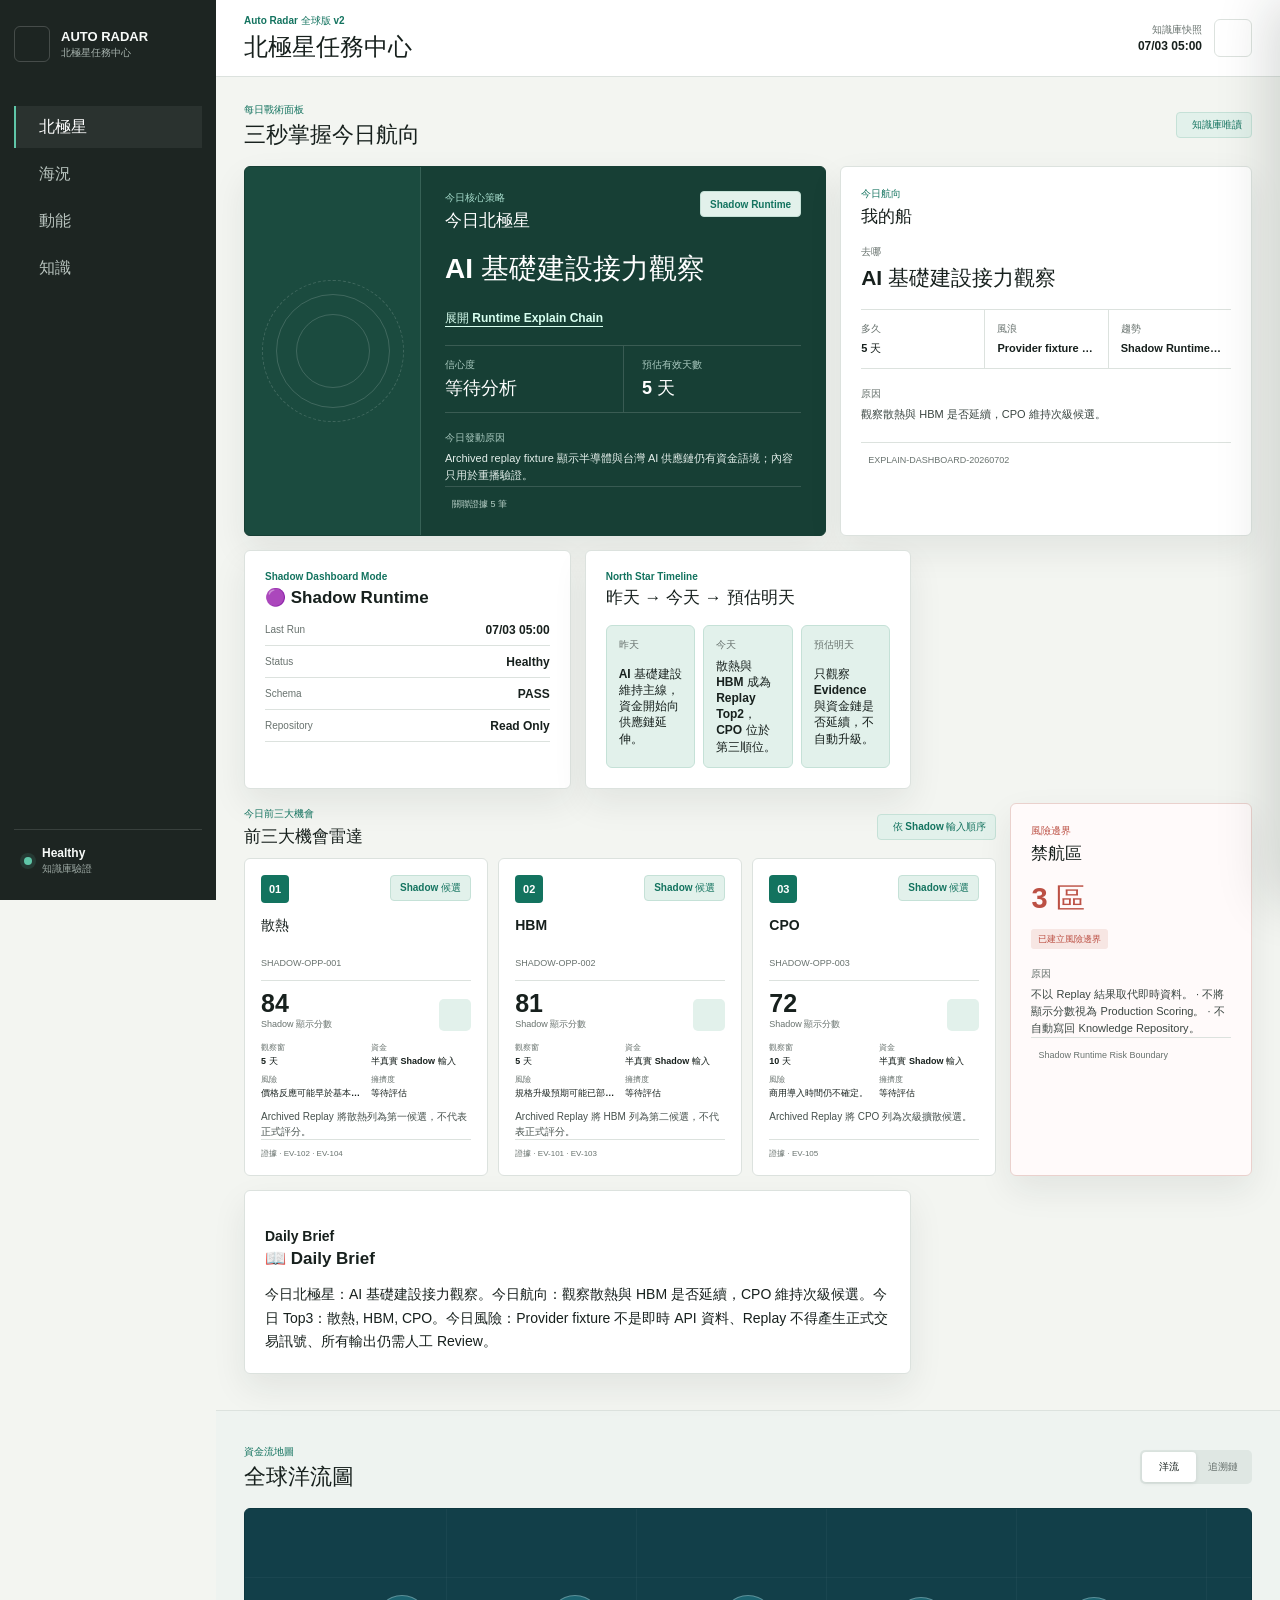
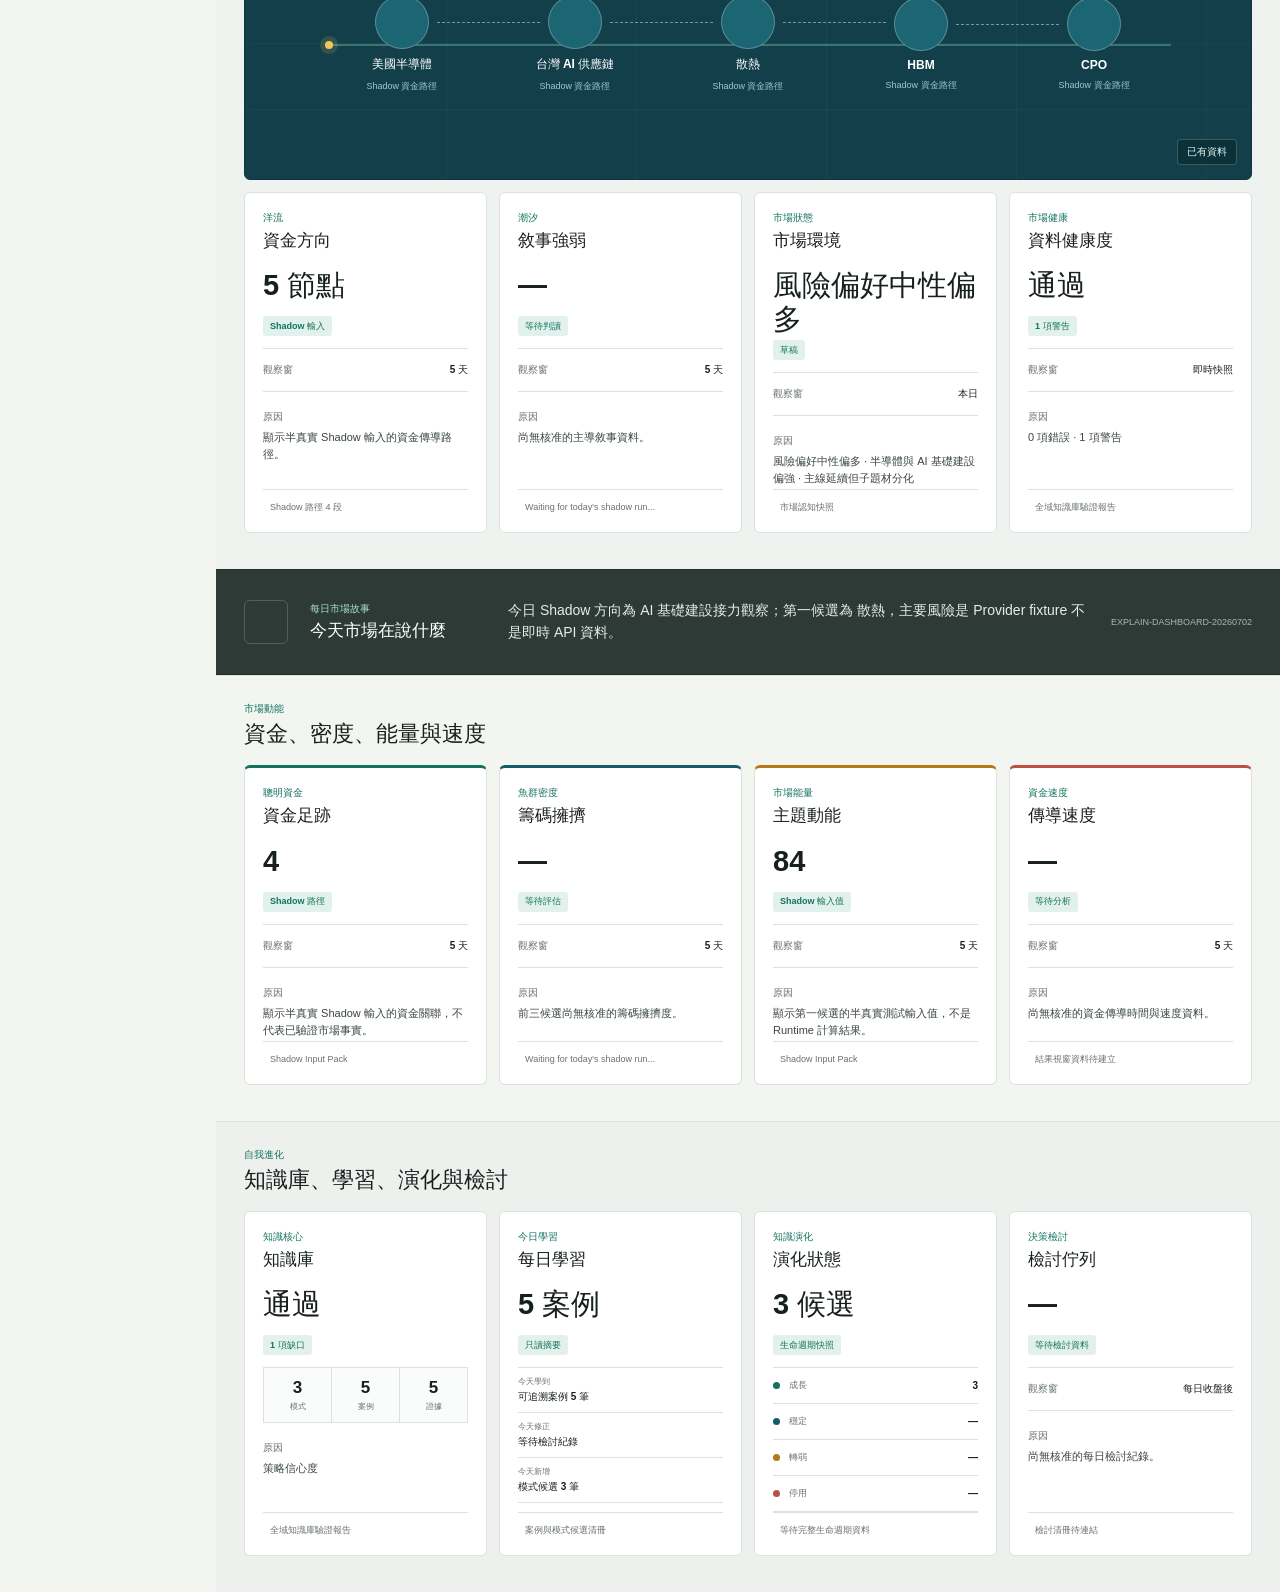
<file: Runtime/Artifacts/Replays/2026-07-02/Dashboard/index.html>
<!doctype html>
<html lang="zh-Hant">
<head>
  <meta charset="utf-8">
  <meta name="viewport" content="width=device-width, initial-scale=1">
  <meta name="color-scheme" content="light">
  <title>Auto Radar · 北極星任務中心</title>
  <link rel="preconnect" href="https://unpkg.com">
  <link rel="stylesheet" href="styles.css?v=e120">
</head>
<body>
  <div class="app-shell">
    <aside class="sidebar" aria-label="主要導覽">
      <a class="brand" href="#north-star" aria-label="Auto Radar 北極星首頁">
        <span class="brand-mark" aria-hidden="true"><i data-lucide="radar"></i></span>
        <span class="brand-copy">
          <strong>AUTO RADAR</strong>
          <small>北極星任務中心</small>
        </span>
      </a>

      <nav class="nav-list">
        <a class="nav-item active" href="#north-star">
          <i data-lucide="star"></i><span>北極星</span>
        </a>
        <a class="nav-item" href="#ocean">
          <i data-lucide="waves"></i><span>海況</span>
        </a>
        <a class="nav-item" href="#money">
          <i data-lucide="activity"></i><span>動能</span>
        </a>
        <a class="nav-item" href="#knowledge">
          <i data-lucide="database"></i><span>知識</span>
        </a>
      </nav>

      <div class="sidebar-foot">
        <span class="live-dot" aria-hidden="true"></span>
        <div>
          <strong id="side-validation">檢查中</strong>
          <small>知識庫驗證</small>
        </div>
      </div>
    </aside>

    <div class="workspace">
      <header class="topbar">
        <div>
          <p class="eyebrow">Auto Radar 全球版 v2</p>
          <h1>北極星任務中心</h1>
        </div>
        <div class="topbar-actions">
          <div class="as-of">
            <span>知識庫快照</span>
            <strong id="snapshot-time">—</strong>
          </div>
          <button class="icon-button" id="refresh-button" type="button" title="重新整理畫面" aria-label="重新整理畫面">
            <i data-lucide="refresh-cw"></i>
          </button>
        </div>
      </header>

      <main>
        <section class="screen screen-north" id="north-star" aria-labelledby="north-title">
          <div class="screen-heading">
            <div>
              <p class="eyebrow">每日戰術面板</p>
              <h2 id="north-title">三秒掌握今日航向</h2>
            </div>
            <span class="read-only-badge"><i data-lucide="lock-keyhole"></i> 知識庫唯讀</span>
          </div>

          <div class="north-grid">
            <article class="hero-card" aria-labelledby="hero-title">
              <div class="hero-compass" aria-hidden="true">
                <span class="compass-orbit"></span>
                <i data-lucide="star"></i>
              </div>
              <div class="hero-content">
                <div class="card-header">
                  <div>
                    <p class="eyebrow light">今日核心策略</p>
                    <h3 id="hero-title">今日北極星</h3>
                  </div>
                  <span class="status-chip" id="north-status">—</span>
                </div>
                <strong class="hero-name" id="north-name">—</strong>
                <button class="link-button hero-explain-button" id="direction-explain-button" type="button">
                  展開 Runtime Explain Chain
                </button>
                <div class="hero-metrics">
                  <div>
                    <span>信心度</span>
                    <strong id="north-confidence">—</strong>
                  </div>
                  <div>
                    <span>預估有效天數</span>
                    <strong id="north-window">—</strong>
                  </div>
                </div>
                <div class="card-why">
                  <span>今日發動原因</span>
                  <p id="north-why">—</p>
                </div>
                <div class="card-evidence">
                  <i data-lucide="file-search"></i>
                  <span id="north-evidence">等待核准資料</span>
                </div>
              </div>
            </article>

            <article class="system-card captain-card" aria-labelledby="captain-title">
              <div class="card-header">
                <div>
                  <p class="eyebrow">今日航向</p>
                  <h3 id="captain-title">我的船</h3>
                </div>
                <i class="header-icon" data-lucide="ship-wheel"></i>
              </div>
              <div class="captain-route">
                <span>去哪</span>
                <strong id="captain-destination">—</strong>
              </div>
              <dl class="compact-metrics">
                <div><dt>多久</dt><dd id="captain-window">—</dd></div>
                <div><dt>風浪</dt><dd id="captain-risk">—</dd></div>
                <div><dt>趨勢</dt><dd id="captain-trend">等待判讀</dd></div>
              </dl>
              <div class="card-why">
                <span>原因</span>
                <p id="captain-why">—</p>
              </div>
              <div class="card-evidence">
                <i data-lucide="link-2"></i>
                <span id="captain-evidence">等待核准資料</span>
              </div>
            </article>

            <article class="system-card shadow-mode-card" aria-labelledby="shadow-mode-title">
              <div class="card-header">
                <div>
                  <p class="eyebrow">Shadow Dashboard Mode</p>
                  <h3 id="shadow-mode-title">🟣 Shadow Runtime</h3>
                </div>
                <i class="header-icon" data-lucide="radar"></i>
              </div>
              <dl class="shadow-mode-list">
                <div><dt>Last Run</dt><dd id="shadow-last-run">Waiting for today's shadow run...</dd></div>
                <div><dt>Status</dt><dd id="shadow-status">Waiting</dd></div>
                <div><dt>Schema</dt><dd id="shadow-schema">WAITING</dd></div>
                <div><dt>Repository</dt><dd id="shadow-repository">Read Only</dd></div>
              </dl>
            </article>

            <article class="system-card timeline-card" aria-labelledby="timeline-title">
              <div class="card-header">
                <div>
                  <p class="eyebrow">North Star Timeline</p>
                  <h3 id="timeline-title">昨天 → 今天 → 預估明天</h3>
                </div>
                <i class="header-icon" data-lucide="timeline"></i>
              </div>
              <div class="timeline-track">
                <div><span>昨天</span><strong id="timeline-yesterday">Waiting for today's shadow run...</strong></div>
                <div><span>今天</span><strong id="timeline-today">Waiting for today's shadow run...</strong></div>
                <div><span>預估明天</span><strong id="timeline-tomorrow">Waiting for today's shadow run...</strong></div>
              </div>
            </article>

            <section class="opportunity-panel" id="opportunities" aria-labelledby="opportunity-title">
              <div class="section-row">
                <div>
                  <p class="eyebrow">今日前三大機會</p>
                  <h3 id="opportunity-title">前三大機會雷達</h3>
                </div>
                <span class="section-note"><i data-lucide="list-filter"></i> 依 Shadow 輸入順序</span>
              </div>
              <div class="opportunity-grid" id="opportunity-list"></div>
            </section>

            <article class="system-card no-sail-card" aria-labelledby="avoid-title">
              <div class="card-header">
                <div>
                  <p class="eyebrow danger">風險邊界</p>
                  <h3 id="avoid-title">禁航區</h3>
                </div>
                <i class="header-icon danger-icon" data-lucide="circle-slash-2"></i>
              </div>
              <strong class="card-score danger-text" id="avoid-score">—</strong>
              <span class="card-trend" id="avoid-trend">等待風險清單</span>
              <div class="card-why">
                <span>原因</span>
                <p id="avoid-why">尚無核准的避免布局資料。</p>
              </div>
              <div class="card-evidence">
                <i data-lucide="shield-alert"></i>
                <span id="avoid-evidence">風險資料待建立</span>
              </div>
            </article>

            <article class="system-card daily-brief-card" aria-labelledby="daily-brief-title">
              <div class="card-header">
                <div>
                  <p class="eyebrow">Daily Brief</p>
                  <h3 id="daily-brief-title">📖 Daily Brief</h3>
                </div>
                <i class="header-icon" data-lucide="file-text"></i>
              </div>
              <p id="daily-brief">Waiting for today's shadow run...</p>
            </article>
          </div>
        </section>

        <section class="screen ocean-screen" id="ocean" aria-labelledby="ocean-title">
          <div class="screen-heading">
            <div>
              <p class="eyebrow">資金流地圖</p>
              <h2 id="ocean-title">全球洋流圖</h2>
            </div>
            <div class="segmented-control" aria-label="資金流檢視">
              <button class="segment active" type="button" data-flow-mode="capital">洋流</button>
              <button class="segment" type="button" data-flow-mode="trace">追溯鏈</button>
            </div>
          </div>

          <div class="ocean-map" id="flow-view" aria-label="全球資金洋流傳導">
            <div class="ocean-grid" aria-hidden="true"></div>
            <div class="route-line" aria-hidden="true"><span></span></div>
            <div class="ocean-route" id="ocean-route"></div>
            <div class="ocean-status" id="ocean-status">—</div>
          </div>

          <div class="metric-grid sea-grid">
            <article class="metric-card" data-card="current">
              <div class="card-header"><div><p class="eyebrow">洋流</p><h3>資金方向</h3></div><i class="header-icon" data-lucide="waves"></i></div>
              <strong class="card-score" id="current-score">—</strong>
              <span class="card-trend" id="current-trend">等待驗證</span>
              <dl class="card-meta"><div><dt>觀察窗</dt><dd id="current-window">尚未計算</dd></div></dl>
              <div class="card-why"><span>原因</span><p id="current-why">—</p></div>
              <div class="card-evidence"><i data-lucide="file-search"></i><span id="current-evidence">—</span></div>
            </article>

            <article class="metric-card" data-card="tide">
              <div class="card-header"><div><p class="eyebrow">潮汐</p><h3>敘事強弱</h3></div><i class="header-icon" data-lucide="gauge"></i></div>
              <strong class="card-score" id="tide-score">—</strong>
              <span class="card-trend" id="tide-trend">等待判讀</span>
              <dl class="card-meta"><div><dt>觀察窗</dt><dd id="tide-window">尚未計算</dd></div></dl>
              <div class="card-why"><span>原因</span><p id="tide-why">—</p></div>
              <div class="card-evidence"><i data-lucide="file-search"></i><span id="tide-evidence">—</span></div>
            </article>

            <article class="metric-card" data-card="regime">
              <div class="card-header"><div><p class="eyebrow">市場狀態</p><h3>市場環境</h3></div><i class="header-icon" data-lucide="compass"></i></div>
              <strong class="card-score" id="regime-score">—</strong>
              <span class="card-trend" id="regime-trend">等待分析</span>
              <dl class="card-meta"><div><dt>觀察窗</dt><dd id="regime-window">本日</dd></div></dl>
              <div class="card-why"><span>原因</span><p id="regime-why">—</p></div>
              <div class="card-evidence"><i data-lucide="file-search"></i><span id="regime-evidence">—</span></div>
            </article>

            <article class="metric-card" data-card="health">
              <div class="card-header"><div><p class="eyebrow">市場健康</p><h3>資料健康度</h3></div><i class="header-icon" data-lucide="heart-pulse"></i></div>
              <strong class="card-score" id="health-score">—</strong>
              <span class="card-trend" id="health-trend">檢查中</span>
              <dl class="card-meta"><div><dt>觀察窗</dt><dd>即時快照</dd></div></dl>
              <div class="card-why"><span>原因</span><p id="health-why">—</p></div>
              <div class="card-evidence"><i data-lucide="shield-check"></i><span id="health-evidence">—</span></div>
            </article>
          </div>
        </section>

        <section class="story-band" aria-labelledby="story-title">
          <div class="story-icon"><i data-lucide="message-circle-more"></i></div>
          <div>
            <p class="eyebrow light">每日市場故事</p>
            <h2 id="story-title">今天市場在說什麼</h2>
          </div>
          <p id="market-story">等待今日市場敘事資料。</p>
          <span id="story-evidence">證據待建立</span>
        </section>

        <section class="screen" id="money" aria-labelledby="money-title">
          <div class="screen-heading">
            <div>
              <p class="eyebrow">市場動能</p>
              <h2 id="money-title">資金、密度、能量與速度</h2>
            </div>
          </div>
          <div class="metric-grid money-grid">
            <article class="metric-card">
              <div class="card-header"><div><p class="eyebrow">聰明資金</p><h3>資金足跡</h3></div><i class="header-icon" data-lucide="badge-dollar-sign"></i></div>
              <strong class="card-score" id="smart-score">—</strong>
              <span class="card-trend" id="smart-trend">等待驗證</span>
              <dl class="card-meta"><div><dt>觀察窗</dt><dd id="smart-window">尚未計算</dd></div></dl>
              <div class="card-why"><span>原因</span><p id="smart-why">—</p></div>
              <div class="card-evidence"><i data-lucide="file-search"></i><span id="smart-evidence">—</span></div>
            </article>

            <article class="metric-card">
              <div class="card-header"><div><p class="eyebrow">魚群密度</p><h3>籌碼擁擠</h3></div><i class="header-icon" data-lucide="scan-search"></i></div>
              <strong class="card-score" id="density-score">—</strong>
              <span class="card-trend" id="density-trend">等待評估</span>
              <dl class="card-meta"><div><dt>觀察窗</dt><dd id="density-window">尚未計算</dd></div></dl>
              <div class="card-why"><span>原因</span><p id="density-why">—</p></div>
              <div class="card-evidence"><i data-lucide="file-search"></i><span id="density-evidence">—</span></div>
            </article>

            <article class="metric-card">
              <div class="card-header"><div><p class="eyebrow">市場能量</p><h3>主題動能</h3></div><i class="header-icon" data-lucide="zap"></i></div>
              <strong class="card-score" id="energy-score">—</strong>
              <span class="card-trend" id="energy-trend">等待分析</span>
              <dl class="card-meta"><div><dt>觀察窗</dt><dd id="energy-window">尚未計算</dd></div></dl>
              <div class="card-why"><span>原因</span><p id="energy-why">—</p></div>
              <div class="card-evidence"><i data-lucide="file-search"></i><span id="energy-evidence">—</span></div>
            </article>

            <article class="metric-card">
              <div class="card-header"><div><p class="eyebrow">資金速度</p><h3>傳導速度</h3></div><i class="header-icon" data-lucide="rocket"></i></div>
              <strong class="card-score" id="velocity-score">—</strong>
              <span class="card-trend" id="velocity-trend">等待分析</span>
              <dl class="card-meta"><div><dt>觀察窗</dt><dd id="velocity-window">尚未計算</dd></div></dl>
              <div class="card-why"><span>原因</span><p id="velocity-why">—</p></div>
              <div class="card-evidence"><i data-lucide="file-search"></i><span id="velocity-evidence">—</span></div>
            </article>
          </div>
        </section>

        <section class="screen knowledge-screen" id="knowledge" aria-labelledby="knowledge-title">
          <div class="screen-heading">
            <div>
              <p class="eyebrow">自我進化</p>
              <h2 id="knowledge-title">知識庫、學習、演化與檢討</h2>
            </div>
          </div>
          <div class="metric-grid knowledge-grid">
            <article class="metric-card repository-card" id="repository">
              <div class="card-header"><div><p class="eyebrow">知識核心</p><h3>知識庫</h3></div><i class="header-icon" data-lucide="database"></i></div>
              <strong class="card-score" id="repository-score">—</strong>
              <span class="card-trend" id="repository-trend">檢查中</span>
              <div class="repository-counts">
                <div><strong id="count-patterns">0</strong><span>模式</span></div>
                <div><strong id="count-cases">0</strong><span>案例</span></div>
                <div><strong id="count-evidence">0</strong><span>證據</span></div>
              </div>
              <div class="card-why"><span>原因</span><p id="repository-why">—</p></div>
              <div class="card-evidence"><i data-lucide="shield-check"></i><span id="repository-evidence">—</span></div>
            </article>

            <article class="metric-card learning-card">
              <div class="card-header"><div><p class="eyebrow">今日學習</p><h3>每日學習</h3></div><i class="header-icon" data-lucide="brain-circuit"></i></div>
              <strong class="card-score" id="learning-score">—</strong>
              <span class="card-trend">只讀摘要</span>
              <ul class="learning-list">
                <li><span>今天學到</span><strong id="learning-learned">—</strong></li>
                <li><span>今天修正</span><strong id="learning-corrected">—</strong></li>
                <li><span>今天新增</span><strong id="learning-added">—</strong></li>
              </ul>
              <div class="card-evidence"><i data-lucide="file-search"></i><span id="learning-evidence">—</span></div>
            </article>

            <article class="metric-card evolution-card">
              <div class="card-header"><div><p class="eyebrow">知識演化</p><h3>演化狀態</h3></div><i class="header-icon" data-lucide="chart-no-axes-combined"></i></div>
              <strong class="card-score" id="evolution-score">—</strong>
              <span class="card-trend">生命週期快照</span>
              <div class="evolution-list">
                <div><span class="state-dot growing"></span><span>成長</span><strong id="evolution-growing">—</strong></div>
                <div><span class="state-dot stable"></span><span>穩定</span><strong id="evolution-stable">—</strong></div>
                <div><span class="state-dot weakening"></span><span>轉弱</span><strong id="evolution-weakening">—</strong></div>
                <div><span class="state-dot deprecated"></span><span>停用</span><strong id="evolution-deprecated">—</strong></div>
              </div>
              <div class="card-evidence"><i data-lucide="file-search"></i><span id="evolution-evidence">等待生命週期資料</span></div>
            </article>

            <article class="metric-card review-card">
              <div class="card-header"><div><p class="eyebrow">決策檢討</p><h3>檢討佇列</h3></div><i class="header-icon" data-lucide="search-check"></i></div>
              <strong class="card-score" id="review-score">—</strong>
              <span class="card-trend" id="review-trend">等待檢討資料</span>
              <dl class="card-meta"><div><dt>觀察窗</dt><dd>每日收盤後</dd></div></dl>
              <div class="card-why"><span>原因</span><p id="review-why">尚無核准的每日檢討紀錄。</p></div>
              <div class="card-evidence"><i data-lucide="file-search"></i><span id="review-evidence">檢討清冊待連結</span></div>
            </article>
          </div>
        </section>
      </main>
    </div>
  </div>

  <div class="drawer-backdrop" id="drawer-backdrop" hidden></div>
  <aside class="explain-drawer" id="explain-drawer" aria-labelledby="drawer-title" aria-hidden="true">
    <div class="drawer-header">
      <div>
        <p class="eyebrow">決策解釋</p>
        <h2 id="drawer-title">—</h2>
      </div>
      <button class="icon-button ghost" id="drawer-close" type="button" title="關閉決策解釋" aria-label="關閉決策解釋">
        <i data-lucide="x"></i>
      </button>
    </div>
    <div class="drawer-score">
      <span>機會分數</span>
      <strong id="drawer-score">—</strong>
    </div>
    <div class="tab-list" role="tablist" aria-label="決策解釋明細">
      <button class="tab active" role="tab" aria-selected="true" data-tab="why_score">分數原因</button>
      <button class="tab" role="tab" aria-selected="false" data-tab="evidence">證據</button>
      <button class="tab" role="tab" aria-selected="false" data-tab="money">資金</button>
      <button class="tab" role="tab" aria-selected="false" data-tab="history">歷史案例</button>
      <button class="tab" role="tab" aria-selected="false" data-tab="risk">風險</button>
    </div>
    <div class="tab-panel" id="drawer-content"></div>
    <div class="drawer-source">
      <i data-lucide="lock-keyhole"></i>
      <span>知識庫唯讀投影</span>
    </div>
  </aside>

  <script src="dashboard-data.js?v=e140"></script>
  <!-- Offline Replay: external icon script intentionally omitted. -->
  <script src="app.js?v=e140"></script>
</body>
</html>
</file>
<file: Runtime/Artifacts/Replays/2026-07-02/Dashboard/styles.css>
:root {
  --ink: #17201d;
  --muted: #68726e;
  --line: #dce2de;
  --line-strong: #c8d0cb;
  --surface: #ffffff;
  --canvas: #f3f5f1;
  --sidebar: #1d2522;
  --forest: #173f35;
  --green: #13735f;
  --green-light: #5fc6a8;
  --green-soft: #e2f1eb;
  --ocean: #155b69;
  --ocean-deep: #123f49;
  --ocean-soft: #e4f1f3;
  --amber: #b57918;
  --amber-soft: #f8edd6;
  --coral: #bc5044;
  --coral-soft: #f7e6e3;
  --violet: #6c5b91;
  --violet-soft: #eeeaf5;
  --shadow: 0 14px 34px rgba(26, 37, 32, 0.08);
  font-family: Inter, "Segoe UI", "Microsoft JhengHei", sans-serif;
  color: var(--ink);
  background: var(--canvas);
  font-synthesis: none;
}

* {
  box-sizing: border-box;
}

html {
  scroll-behavior: smooth;
}

body {
  margin: 0;
  min-width: 320px;
  background: var(--canvas);
}

button,
a {
  font: inherit;
}

button:focus-visible,
a:focus-visible {
  outline: 3px solid rgba(19, 115, 95, 0.28);
  outline-offset: 2px;
}

.app-shell {
  display: grid;
  grid-template-columns: 216px minmax(0, 1fr);
  min-height: 100vh;
}

.sidebar {
  position: sticky;
  top: 0;
  z-index: 20;
  height: 100vh;
  display: flex;
  flex-direction: column;
  padding: 22px 14px;
  color: #f8fbf9;
  background: var(--sidebar);
}

.brand {
  min-height: 44px;
  display: flex;
  align-items: center;
  gap: 11px;
  color: inherit;
  text-decoration: none;
}

.brand-mark {
  width: 36px;
  height: 36px;
  display: grid;
  place-items: center;
  flex: 0 0 auto;
  color: var(--green-light);
  border: 1px solid rgba(255, 255, 255, 0.18);
  border-radius: 6px;
}

.brand-mark svg {
  width: 21px;
  height: 21px;
}

.brand-copy {
  min-width: 0;
  display: grid;
  gap: 2px;
}

.brand-copy strong {
  font-size: 13px;
  letter-spacing: 0;
}

.brand-copy small {
  color: #a8b4af;
  font-size: 10px;
  letter-spacing: 0;
}

.nav-list {
  display: grid;
  gap: 5px;
  margin-top: 40px;
}

.nav-item {
  min-height: 42px;
  display: flex;
  align-items: center;
  gap: 11px;
  padding: 0 12px;
  color: #b8c3be;
  text-decoration: none;
  border-left: 2px solid transparent;
}

.nav-item svg {
  width: 18px;
  height: 18px;
}

.nav-item:hover,
.nav-item.active {
  color: #ffffff;
  background: rgba(255, 255, 255, 0.06);
  border-left-color: var(--green-light);
}

.sidebar-foot {
  display: flex;
  align-items: center;
  gap: 10px;
  margin-top: auto;
  padding: 16px 10px 2px;
  border-top: 1px solid rgba(255, 255, 255, 0.12);
}

.sidebar-foot div {
  display: grid;
  gap: 2px;
}

.sidebar-foot strong {
  font-size: 12px;
}

.sidebar-foot small {
  color: #9ca8a3;
  font-size: 10px;
}

.live-dot {
  width: 8px;
  height: 8px;
  flex: 0 0 auto;
  border-radius: 50%;
  background: var(--green-light);
  box-shadow: 0 0 0 4px rgba(95, 198, 168, 0.13);
}

.workspace {
  min-width: 0;
}

.topbar {
  position: sticky;
  top: 0;
  z-index: 15;
  min-height: 72px;
  display: flex;
  align-items: center;
  justify-content: space-between;
  gap: 24px;
  padding: 14px 28px;
  background: rgba(255, 255, 255, 0.95);
  border-bottom: 1px solid var(--line);
  backdrop-filter: blur(12px);
}

.topbar h1,
.screen-heading h2,
.story-band h2,
.drawer-header h2 {
  margin: 0;
  font-size: 22px;
  line-height: 1.2;
  letter-spacing: 0;
}

.topbar h1 {
  font-size: 24px;
}

.eyebrow {
  margin: 0 0 5px;
  color: var(--green);
  font-size: 10px;
  font-weight: 800;
  letter-spacing: 0;
}

.eyebrow.light {
  color: #a9dfcf;
}

.eyebrow.danger {
  color: var(--coral);
}

.topbar-actions {
  display: flex;
  align-items: center;
  gap: 12px;
}

.as-of {
  display: grid;
  gap: 2px;
  text-align: right;
}

.as-of span {
  color: var(--muted);
  font-size: 10px;
}

.as-of strong {
  font-size: 12px;
  font-variant-numeric: tabular-nums;
}

.icon-button {
  width: 38px;
  height: 38px;
  display: inline-grid;
  place-items: center;
  flex: 0 0 auto;
  padding: 0;
  color: var(--ink);
  background: var(--surface);
  border: 1px solid var(--line);
  border-radius: 6px;
  cursor: pointer;
}

.icon-button:hover {
  border-color: var(--line-strong);
  background: #f8faf8;
}

.icon-button svg {
  width: 18px;
  height: 18px;
}

main {
  overflow: hidden;
}

.screen {
  padding: 26px 28px 36px;
  scroll-margin-top: 72px;
}

.screen + .screen,
.story-band + .screen {
  border-top: 1px solid var(--line);
}

.screen-heading,
.section-row,
.card-header {
  display: flex;
  align-items: flex-start;
  justify-content: space-between;
  gap: 16px;
}

.screen-heading {
  align-items: center;
  margin-bottom: 18px;
}

.read-only-badge,
.section-note,
.status-chip,
.ocean-status {
  min-height: 26px;
  display: inline-flex;
  align-items: center;
  gap: 6px;
  padding: 0 9px;
  color: var(--green);
  background: var(--green-soft);
  border: 1px solid #c5e1d7;
  border-radius: 4px;
  font-size: 10px;
  font-weight: 750;
}

.read-only-badge svg,
.section-note svg {
  width: 13px;
  height: 13px;
}

.north-grid {
  display: grid;
  grid-template-columns: repeat(12, minmax(0, 1fr));
  gap: 14px;
}

.hero-card,
.system-card,
.metric-card,
.opportunity-card {
  min-width: 0;
  border: 1px solid var(--line);
  border-radius: 6px;
  background: var(--surface);
  box-shadow: var(--shadow);
}

.hero-card {
  grid-column: span 7;
  min-height: 286px;
  display: grid;
  grid-template-columns: 176px minmax(0, 1fr);
  overflow: hidden;
  color: #ffffff;
  background: var(--forest);
  border-color: var(--forest);
}

.hero-compass {
  position: relative;
  display: grid;
  place-items: center;
  background: #1b4b3f;
  border-right: 1px solid rgba(255, 255, 255, 0.12);
}

.hero-compass::before,
.hero-compass::after,
.compass-orbit {
  content: "";
  position: absolute;
  border: 1px solid rgba(255, 255, 255, 0.16);
  border-radius: 50%;
}

.hero-compass::before {
  width: 112px;
  height: 112px;
}

.hero-compass::after {
  width: 72px;
  height: 72px;
}

.compass-orbit {
  width: 142px;
  height: 142px;
  border-style: dashed;
  animation: compass-spin 28s linear infinite;
}

.hero-compass svg {
  z-index: 1;
  width: 42px;
  height: 42px;
  color: #f2c65d;
  fill: rgba(242, 198, 93, 0.16);
}

.hero-content {
  min-width: 0;
  display: flex;
  flex-direction: column;
  padding: 24px;
}

.hero-content h3,
.system-card h3,
.metric-card h3,
.opportunity-panel h3 {
  margin: 0;
  font-size: 17px;
  line-height: 1.25;
  letter-spacing: 0;
}

.hero-name {
  min-height: 50px;
  display: flex;
  align-items: center;
  margin: 12px 0 14px;
  font-size: 28px;
  line-height: 1.18;
  overflow-wrap: anywhere;
}

.hero-metrics {
  display: grid;
  grid-template-columns: repeat(2, minmax(0, 1fr));
  border-top: 1px solid rgba(255, 255, 255, 0.15);
  border-bottom: 1px solid rgba(255, 255, 255, 0.15);
}

.hero-metrics div {
  display: grid;
  gap: 4px;
  padding: 12px 0;
}

.hero-metrics div + div {
  padding-left: 18px;
  border-left: 1px solid rgba(255, 255, 255, 0.15);
}

.hero-metrics span,
.card-why > span,
.card-meta dt,
.compact-metrics dt,
.captain-route span {
  color: var(--muted);
  font-size: 10px;
}

.hero-metrics span,
.hero-content .card-why > span {
  color: #a8c8be;
}

.hero-metrics strong {
  font-size: 18px;
}

.system-card {
  padding: 20px;
}

.captain-card {
  grid-column: span 5;
  min-height: 286px;
}

.shadow-mode-card,
.timeline-card,
.daily-brief-card {
  grid-column: span 4;
}

.daily-brief-card {
  grid-column: span 8;
}

.hero-explain-button {
  align-self: flex-start;
  margin: -4px 0 12px;
}

.link-button {
  min-height: 30px;
  padding: 0;
  color: #d8fff0;
  background: transparent;
  border: 0;
  font: inherit;
  font-size: 12px;
  font-weight: 760;
  text-decoration: underline;
  text-underline-offset: 4px;
  cursor: pointer;
}

.shadow-mode-list {
  display: grid;
  gap: 9px;
  margin: 14px 0 0;
}

.shadow-mode-list div {
  display: flex;
  align-items: center;
  justify-content: space-between;
  gap: 12px;
  padding-bottom: 8px;
  border-bottom: 1px solid var(--line);
}

.shadow-mode-list dt,
.timeline-track span {
  color: var(--muted);
  font-size: 10px;
}

.shadow-mode-list dd {
  margin: 0;
  font-size: 12px;
  font-weight: 800;
  text-align: right;
}

.timeline-track {
  display: grid;
  grid-template-columns: repeat(3, minmax(0, 1fr));
  gap: 8px;
  margin-top: 16px;
}

.timeline-track div {
  min-width: 0;
  display: grid;
  gap: 6px;
  padding: 12px;
  background: var(--green-soft);
  border: 1px solid #c5e1d7;
  border-radius: 6px;
}

.timeline-track strong {
  min-height: 40px;
  font-size: 12px;
  line-height: 1.35;
  overflow-wrap: anywhere;
}

.daily-brief-card p {
  margin: 14px 0 0;
  color: var(--text);
  font-size: 14px;
  line-height: 1.65;
}

.header-icon {
  width: 20px;
  height: 20px;
  color: var(--green);
}

.danger-icon {
  color: var(--coral);
}

.captain-route {
  display: grid;
  gap: 5px;
  margin: 18px 0 14px;
}

.captain-route strong {
  min-height: 31px;
  font-size: 21px;
  line-height: 1.3;
  overflow-wrap: anywhere;
}

.compact-metrics {
  display: grid;
  grid-template-columns: repeat(3, minmax(0, 1fr));
  margin: 0;
  border-top: 1px solid var(--line);
  border-bottom: 1px solid var(--line);
}

.compact-metrics div {
  min-width: 0;
  display: grid;
  gap: 5px;
  padding: 12px 8px 12px 0;
}

.compact-metrics div + div {
  padding-left: 12px;
  border-left: 1px solid var(--line);
}

.compact-metrics dd {
  min-width: 0;
  margin: 0;
  overflow: hidden;
  font-size: 11px;
  font-weight: 750;
  text-overflow: ellipsis;
  white-space: nowrap;
}

.card-why {
  margin-top: 14px;
}

.card-why p {
  min-height: 36px;
  margin: 5px 0 0;
  color: #3b4642;
  font-size: 11px;
  line-height: 1.55;
}

.hero-content .card-why p {
  color: #e4efeb;
}

.card-evidence {
  min-height: 25px;
  display: flex;
  align-items: center;
  gap: 7px;
  margin-top: auto;
  padding-top: 10px;
  color: var(--muted);
  border-top: 1px solid var(--line);
  font-size: 9px;
  line-height: 1.35;
}

.hero-content .card-evidence {
  color: #b6cec6;
  border-top-color: rgba(255, 255, 255, 0.14);
}

.card-evidence svg {
  width: 13px;
  height: 13px;
  flex: 0 0 auto;
}

.opportunity-panel {
  grid-column: span 9;
  min-width: 0;
  padding-top: 4px;
}

.section-row {
  align-items: center;
  margin-bottom: 11px;
}

.opportunity-grid {
  display: grid;
  grid-template-columns: repeat(3, minmax(0, 1fr));
  gap: 10px;
}

.opportunity-card {
  position: relative;
  min-height: 218px;
  display: flex;
  flex-direction: column;
  padding: 16px;
  box-shadow: none;
}

.opportunity-card:hover {
  border-color: #aebcb6;
  box-shadow: 0 10px 22px rgba(25, 37, 32, 0.07);
}

.rank {
  width: 28px;
  height: 28px;
  display: grid;
  place-items: center;
  color: #ffffff;
  background: var(--green);
  border-radius: 4px;
  font-size: 11px;
  font-weight: 800;
}

.opportunity-title {
  min-width: 0;
  margin-top: 13px;
}

.opportunity-title strong {
  display: block;
  min-height: 39px;
  font-size: 14px;
  line-height: 1.35;
  overflow-wrap: anywhere;
}

.opportunity-title span {
  display: block;
  margin-top: 3px;
  color: var(--muted);
  font-size: 9px;
}

.opportunity-score-row {
  display: flex;
  align-items: flex-end;
  justify-content: space-between;
  gap: 12px;
  margin-top: 12px;
  padding-top: 10px;
  border-top: 1px solid var(--line);
}

.score-block {
  display: grid;
  gap: 2px;
}

.score-block strong {
  font-size: 25px;
  line-height: 1;
  font-variant-numeric: tabular-nums;
}

.score-block span {
  color: var(--muted);
  font-size: 9px;
}

.explain-button {
  width: 32px;
  height: 32px;
  display: grid;
  place-items: center;
  padding: 0;
  color: var(--green);
  background: var(--green-soft);
  border: 0;
  border-radius: 5px;
  cursor: pointer;
}

.explain-button:hover {
  background: #d4e9e2;
}

.explain-button svg {
  width: 16px;
  height: 16px;
}

.opportunity-meta {
  display: grid;
  grid-template-columns: repeat(2, minmax(0, 1fr));
  gap: 6px 10px;
  margin-top: 11px;
}

.opportunity-meta div {
  min-width: 0;
  display: grid;
  gap: 2px;
}

.opportunity-meta span {
  color: var(--muted);
  font-size: 8px;
}

.opportunity-meta strong {
  overflow: hidden;
  font-size: 9px;
  text-overflow: ellipsis;
  white-space: nowrap;
}

.opportunity-why {
  margin: 10px 0 0;
  color: #46514d;
  font-size: 10px;
  line-height: 1.45;
}

.opportunity-evidence {
  margin-top: auto;
  padding-top: 8px;
  color: var(--muted);
  border-top: 1px solid var(--line);
  font-size: 8px;
  overflow: hidden;
  text-overflow: ellipsis;
  white-space: nowrap;
}

.no-sail-card {
  grid-column: span 3;
  min-height: 270px;
  background: #fffafa;
  border-color: #ead1cd;
}

.card-score {
  display: block;
  min-height: 43px;
  margin-top: 18px;
  font-size: 29px;
  line-height: 1.15;
  font-variant-numeric: tabular-nums;
  overflow-wrap: anywhere;
}

.danger-text {
  color: var(--coral);
}

.card-trend {
  min-height: 20px;
  display: inline-flex;
  align-items: center;
  width: fit-content;
  margin-top: 4px;
  padding: 0 7px;
  color: var(--green);
  background: var(--green-soft);
  border-radius: 3px;
  font-size: 9px;
  font-weight: 750;
}

.no-sail-card .card-trend {
  color: var(--coral);
  background: var(--coral-soft);
}

.ocean-screen {
  padding-top: 34px;
  background: #eef3f0;
}

.segmented-control {
  display: inline-grid;
  grid-template-columns: 1fr 1fr;
  padding: 2px;
  background: #dfe7e3;
  border-radius: 5px;
}

.segment {
  min-height: 30px;
  padding: 0 12px;
  color: var(--muted);
  background: transparent;
  border: 0;
  border-radius: 4px;
  font-size: 10px;
  font-weight: 750;
  cursor: pointer;
}

.segment.active {
  color: var(--ink);
  background: #ffffff;
  box-shadow: 0 1px 4px rgba(24, 35, 31, 0.1);
}

.ocean-map {
  position: relative;
  min-height: 272px;
  overflow: hidden;
  color: #ffffff;
  background: var(--ocean-deep);
  border: 1px solid #0d3740;
  border-radius: 6px;
}

.ocean-grid {
  position: absolute;
  inset: 0;
  opacity: 0.22;
}

.ocean-grid::before,
.ocean-grid::after {
  content: "";
  position: absolute;
  background: rgba(255, 255, 255, 0.17);
}

.ocean-grid::before {
  left: 0;
  top: 25%;
  width: 100%;
  height: 1px;
  box-shadow: 0 66px 0 rgba(255, 255, 255, 0.17), 0 132px 0 rgba(255, 255, 255, 0.17);
}

.ocean-grid::after {
  top: 0;
  left: 20%;
  width: 1px;
  height: 100%;
  box-shadow: 190px 0 0 rgba(255, 255, 255, 0.17), 380px 0 0 rgba(255, 255, 255, 0.17), 570px 0 0 rgba(255, 255, 255, 0.17), 760px 0 0 rgba(255, 255, 255, 0.17);
}

.route-line {
  position: absolute;
  left: 8%;
  right: 8%;
  top: 50%;
  height: 2px;
  overflow: visible;
  background: rgba(136, 221, 206, 0.34);
}

.route-line span {
  position: absolute;
  top: -3px;
  left: 0;
  width: 8px;
  height: 8px;
  border-radius: 50%;
  background: #f2c65d;
  box-shadow: 0 0 0 5px rgba(242, 198, 93, 0.15);
  animation: current-flow 7s ease-in-out infinite;
}

.ocean-route {
  position: absolute;
  inset: 0 7%;
  z-index: 2;
  display: grid;
  grid-template-columns: repeat(5, minmax(0, 1fr));
  align-items: center;
}

.flow-node {
  position: relative;
  min-width: 0;
  display: grid;
  justify-items: center;
  gap: 7px;
  text-align: center;
}

.flow-node::after {
  content: "";
  position: absolute;
  left: calc(50% + 35px);
  top: 27px;
  width: calc(100% - 70px);
  height: 1px;
  border-top: 1px dashed rgba(255, 255, 255, 0.45);
}

.flow-node:last-child::after {
  display: none;
}

.node-icon {
  width: 54px;
  height: 54px;
  display: grid;
  place-items: center;
  color: #dff6f0;
  background: #1c6572;
  border: 1px solid rgba(255, 255, 255, 0.28);
  border-radius: 50%;
}

.node-icon svg {
  width: 22px;
  height: 22px;
}

.flow-node strong {
  max-width: 120px;
  overflow: hidden;
  font-size: 12px;
  text-overflow: ellipsis;
  white-space: nowrap;
}

.flow-node span {
  color: #9fc8ce;
  font-size: 9px;
}

.ocean-status {
  position: absolute;
  right: 14px;
  bottom: 14px;
  z-index: 3;
  color: #dff6f0;
  background: rgba(12, 48, 56, 0.9);
  border-color: rgba(255, 255, 255, 0.2);
}

.metric-grid {
  display: grid;
  grid-template-columns: repeat(4, minmax(0, 1fr));
  gap: 12px;
}

.sea-grid {
  margin-top: 12px;
}

.metric-card {
  min-height: 282px;
  display: flex;
  flex-direction: column;
  padding: 18px;
  box-shadow: none;
}

.card-meta {
  margin: 12px 0 0;
  border-top: 1px solid var(--line);
  border-bottom: 1px solid var(--line);
}

.card-meta div {
  min-height: 42px;
  display: flex;
  align-items: center;
  justify-content: space-between;
  gap: 12px;
}

.card-meta dd {
  margin: 0;
  font-size: 10px;
  font-weight: 750;
}

.story-band {
  min-height: 106px;
  display: grid;
  grid-template-columns: 48px 180px minmax(0, 1fr) auto;
  align-items: center;
  gap: 18px;
  padding: 20px 28px;
  color: #ffffff;
  background: #2d3a36;
  border-top: 1px solid #222d29;
  border-bottom: 1px solid #222d29;
}

.story-band .eyebrow {
  color: #a9dfcf;
}

.story-band h2 {
  font-size: 17px;
}

.story-band > p {
  margin: 0;
  color: #e6ece9;
  font-size: 14px;
  line-height: 1.55;
}

.story-band > span {
  color: #a9b7b1;
  font-size: 9px;
}

.story-icon {
  width: 44px;
  height: 44px;
  display: grid;
  place-items: center;
  color: var(--green-light);
  border: 1px solid rgba(255, 255, 255, 0.18);
  border-radius: 6px;
}

.story-icon svg {
  width: 21px;
  height: 21px;
}

.money-grid .metric-card:nth-child(1) {
  border-top: 3px solid var(--green);
}

.money-grid .metric-card:nth-child(2) {
  border-top: 3px solid var(--ocean);
}

.money-grid .metric-card:nth-child(3) {
  border-top: 3px solid var(--amber);
}

.money-grid .metric-card:nth-child(4) {
  border-top: 3px solid var(--coral);
}

.knowledge-screen {
  background: #eef0ed;
}

.repository-counts {
  display: grid;
  grid-template-columns: repeat(3, minmax(0, 1fr));
  gap: 1px;
  margin-top: 12px;
  background: var(--line);
  border: 1px solid var(--line);
}

.repository-counts div {
  min-width: 0;
  display: grid;
  gap: 3px;
  padding: 10px 5px;
  text-align: center;
  background: #fafcfb;
}

.repository-counts strong {
  font-size: 17px;
}

.repository-counts span {
  color: var(--muted);
  font-size: 8px;
}

.learning-list {
  display: grid;
  gap: 0;
  margin: 12px 0 0;
  padding: 0;
  list-style: none;
  border-top: 1px solid var(--line);
}

.learning-list li {
  min-height: 45px;
  display: grid;
  gap: 3px;
  align-content: center;
  border-bottom: 1px solid var(--line);
}

.learning-list span {
  color: var(--muted);
  font-size: 8px;
}

.learning-list strong {
  overflow: hidden;
  font-size: 10px;
  text-overflow: ellipsis;
  white-space: nowrap;
}

.evolution-list {
  display: grid;
  margin-top: 12px;
  border-top: 1px solid var(--line);
}

.evolution-list div {
  min-height: 36px;
  display: grid;
  grid-template-columns: 8px 1fr auto;
  align-items: center;
  gap: 8px;
  border-bottom: 1px solid var(--line);
}

.evolution-list span {
  color: var(--muted);
  font-size: 9px;
}

.evolution-list strong {
  font-size: 10px;
}

.state-dot {
  width: 7px;
  height: 7px;
  border-radius: 50%;
}

.state-dot.growing {
  background: var(--green);
}

.state-dot.stable {
  background: var(--ocean);
}

.state-dot.weakening {
  background: var(--amber);
}

.state-dot.deprecated {
  background: var(--coral);
}

.drawer-backdrop {
  position: fixed;
  inset: 0;
  z-index: 40;
  background: rgba(14, 20, 18, 0.34);
}

.explain-drawer {
  position: fixed;
  top: 0;
  right: 0;
  z-index: 50;
  width: min(440px, 92vw);
  height: 100vh;
  display: flex;
  flex-direction: column;
  padding: 22px;
  background: #ffffff;
  border-left: 1px solid var(--line);
  box-shadow: -20px 0 50px rgba(18, 28, 24, 0.16);
  transform: translateX(102%);
  transition: transform 220ms ease;
}

.explain-drawer.open {
  transform: translateX(0);
}

.drawer-header {
  display: flex;
  align-items: flex-start;
  justify-content: space-between;
  gap: 16px;
}

.drawer-score {
  display: grid;
  gap: 4px;
  margin-top: 24px;
  padding: 18px;
  background: #f5f7f5;
  border-left: 3px solid var(--green);
}

.drawer-score span {
  color: var(--muted);
  font-size: 9px;
}

.drawer-score strong {
  font-size: 30px;
}

.tab-list {
  display: flex;
  overflow-x: auto;
  gap: 2px;
  margin-top: 20px;
  border-bottom: 1px solid var(--line);
}

.tab {
  min-height: 38px;
  flex: 0 0 auto;
  padding: 0 10px;
  color: var(--muted);
  background: transparent;
  border: 0;
  border-bottom: 2px solid transparent;
  font-size: 10px;
  cursor: pointer;
}

.tab.active {
  color: var(--green);
  border-bottom-color: var(--green);
}

.tab-panel {
  min-height: 120px;
  padding: 18px 2px;
  color: #394540;
  font-size: 12px;
  line-height: 1.7;
}

.tab-panel ul {
  margin: 0;
  padding-left: 18px;
}

.explain-chain-list {
  display: grid;
  gap: 10px;
  margin: 0;
  padding: 0;
  list-style: none;
}

.explain-chain-list li {
  display: grid;
  gap: 4px;
  padding: 10px;
  background: var(--green-soft);
  border: 1px solid #c5e1d7;
  border-radius: 6px;
}

.explain-chain-list span {
  color: var(--muted);
  font-size: 10px;
}

.explain-chain-list strong {
  font-size: 12px;
  line-height: 1.45;
  overflow-wrap: anywhere;
}

.drawer-source {
  display: flex;
  align-items: center;
  gap: 7px;
  margin-top: auto;
  padding-top: 16px;
  color: var(--muted);
  border-top: 1px solid var(--line);
  font-size: 9px;
}

.drawer-source svg {
  width: 14px;
  height: 14px;
}

body.drawer-open {
  overflow: hidden;
}

@keyframes compass-spin {
  to {
    transform: rotate(360deg);
  }
}

@keyframes current-flow {
  0%,
  100% {
    left: 0;
    opacity: 0.2;
  }
  15%,
  85% {
    opacity: 1;
  }
  50% {
    left: calc(100% - 8px);
  }
}

@media (prefers-reduced-motion: reduce) {
  *,
  *::before,
  *::after {
    scroll-behavior: auto !important;
    animation-duration: 0.01ms !important;
    animation-iteration-count: 1 !important;
    transition-duration: 0.01ms !important;
  }
}

@media (max-width: 1180px) {
  .app-shell {
    grid-template-columns: 78px minmax(0, 1fr);
  }

  .brand {
    justify-content: center;
  }

  .brand-copy,
  .nav-item span,
  .sidebar-foot div {
    display: none;
  }

  .nav-item {
    justify-content: center;
    padding: 0;
  }

  .sidebar-foot {
    justify-content: center;
  }

  .hero-card {
    grid-column: span 8;
  }

  .captain-card {
    grid-column: span 4;
  }

  .shadow-mode-card,
  .timeline-card,
  .daily-brief-card {
    grid-column: span 12;
  }

  .opportunity-panel {
    grid-column: span 12;
  }

  .no-sail-card {
    grid-column: span 12;
    min-height: 220px;
  }

  .metric-grid {
    grid-template-columns: repeat(2, minmax(0, 1fr));
  }
}

@media (max-width: 820px) {
  .app-shell {
    display: block;
    padding-bottom: 66px;
  }

  .sidebar {
    position: fixed;
    top: auto;
    bottom: 0;
    left: 0;
    right: 0;
    z-index: 30;
    width: 100%;
    height: 66px;
    display: block;
    padding: 0;
    border-top: 1px solid rgba(255, 255, 255, 0.12);
  }

  .brand,
  .sidebar-foot {
    display: none;
  }

  .nav-list {
    height: 100%;
    grid-template-columns: repeat(4, 1fr);
    gap: 0;
    margin: 0;
  }

  .nav-item {
    min-height: 66px;
    display: grid;
    place-items: center;
    align-content: center;
    gap: 4px;
    padding: 0;
    border-left: 0;
    border-top: 2px solid transparent;
    font-size: 9px;
  }

  .nav-item span {
    display: block;
  }

  .nav-item.active {
    border-top-color: var(--green-light);
  }

  .nav-item svg {
    width: 17px;
    height: 17px;
  }

  .topbar {
    min-height: 66px;
    padding: 11px 16px;
  }

  .topbar h1 {
    font-size: 19px;
  }

  .as-of {
    display: none;
  }

  .screen {
    padding: 20px 16px 30px;
    scroll-margin-top: 66px;
  }

  .screen-heading {
    align-items: flex-start;
  }

  .screen-heading h2 {
    font-size: 19px;
  }

  .read-only-badge {
    max-width: 112px;
    white-space: nowrap;
  }

  .north-grid,
  .opportunity-grid,
  .metric-grid {
    grid-template-columns: 1fr;
  }

  .hero-card,
  .captain-card,
  .opportunity-panel,
  .no-sail-card,
  .shadow-mode-card,
  .timeline-card,
  .daily-brief-card {
    grid-column: auto;
  }

  .timeline-track {
    grid-template-columns: 1fr;
  }

  .hero-card {
    min-height: 390px;
    grid-template-columns: 1fr;
  }

  .hero-compass {
    min-height: 118px;
    border-right: 0;
    border-bottom: 1px solid rgba(255, 255, 255, 0.12);
  }

  .hero-compass::before {
    width: 82px;
    height: 82px;
  }

  .hero-compass::after {
    width: 52px;
    height: 52px;
  }

  .compass-orbit {
    width: 104px;
    height: 104px;
  }

  .hero-compass svg {
    width: 34px;
    height: 34px;
  }

  .hero-content {
    padding: 20px;
  }

  .hero-name {
    font-size: 24px;
  }

  .opportunity-card {
    min-height: 210px;
  }

  .no-sail-card {
    min-height: 235px;
  }

  .ocean-map {
    min-height: 410px;
  }

  .ocean-route {
    inset: 24px 18px 44px;
    grid-template-columns: 1fr;
    grid-template-rows: repeat(5, 1fr);
  }

  .route-line {
    top: 9%;
    bottom: 12%;
    left: 50%;
    right: auto;
    width: 2px;
    height: auto;
  }

  .route-line span {
    top: 0;
    left: -3px;
    animation-name: current-flow-mobile;
  }

  .flow-node {
    grid-template-columns: 48px 1fr auto;
    justify-items: start;
    gap: 10px;
    text-align: left;
  }

  .flow-node::after {
    display: none;
  }

  .node-icon {
    width: 44px;
    height: 44px;
  }

  .ocean-status {
    left: 14px;
    right: auto;
  }

  .story-band {
    grid-template-columns: 42px 1fr;
    gap: 10px 14px;
    padding: 18px 16px;
  }

  .story-band > p,
  .story-band > span {
    grid-column: 1 / -1;
  }

  .story-band > p {
    font-size: 12px;
  }
}

@keyframes current-flow-mobile {
  0%,
  100% {
    top: 0;
    opacity: 0.2;
  }
  15%,
  85% {
    opacity: 1;
  }
  50% {
    top: calc(100% - 8px);
  }
}

@media (max-width: 420px) {
  .topbar h1 {
    font-size: 17px;
  }

  .topbar .eyebrow {
    font-size: 8px;
  }

  .screen-heading {
    gap: 10px;
  }

  .read-only-badge {
    font-size: 8px;
  }

  .compact-metrics {
    grid-template-columns: 1fr;
  }

  .compact-metrics div + div {
    padding-left: 0;
    border-left: 0;
    border-top: 1px solid var(--line);
  }

  .hero-metrics {
    grid-template-columns: 1fr;
  }

  .hero-metrics div + div {
    padding-left: 0;
    border-left: 0;
    border-top: 1px solid rgba(255, 255, 255, 0.15);
  }

  .section-row {
    align-items: flex-start;
  }

  .section-note {
    max-width: 104px;
  }
}
</file>
